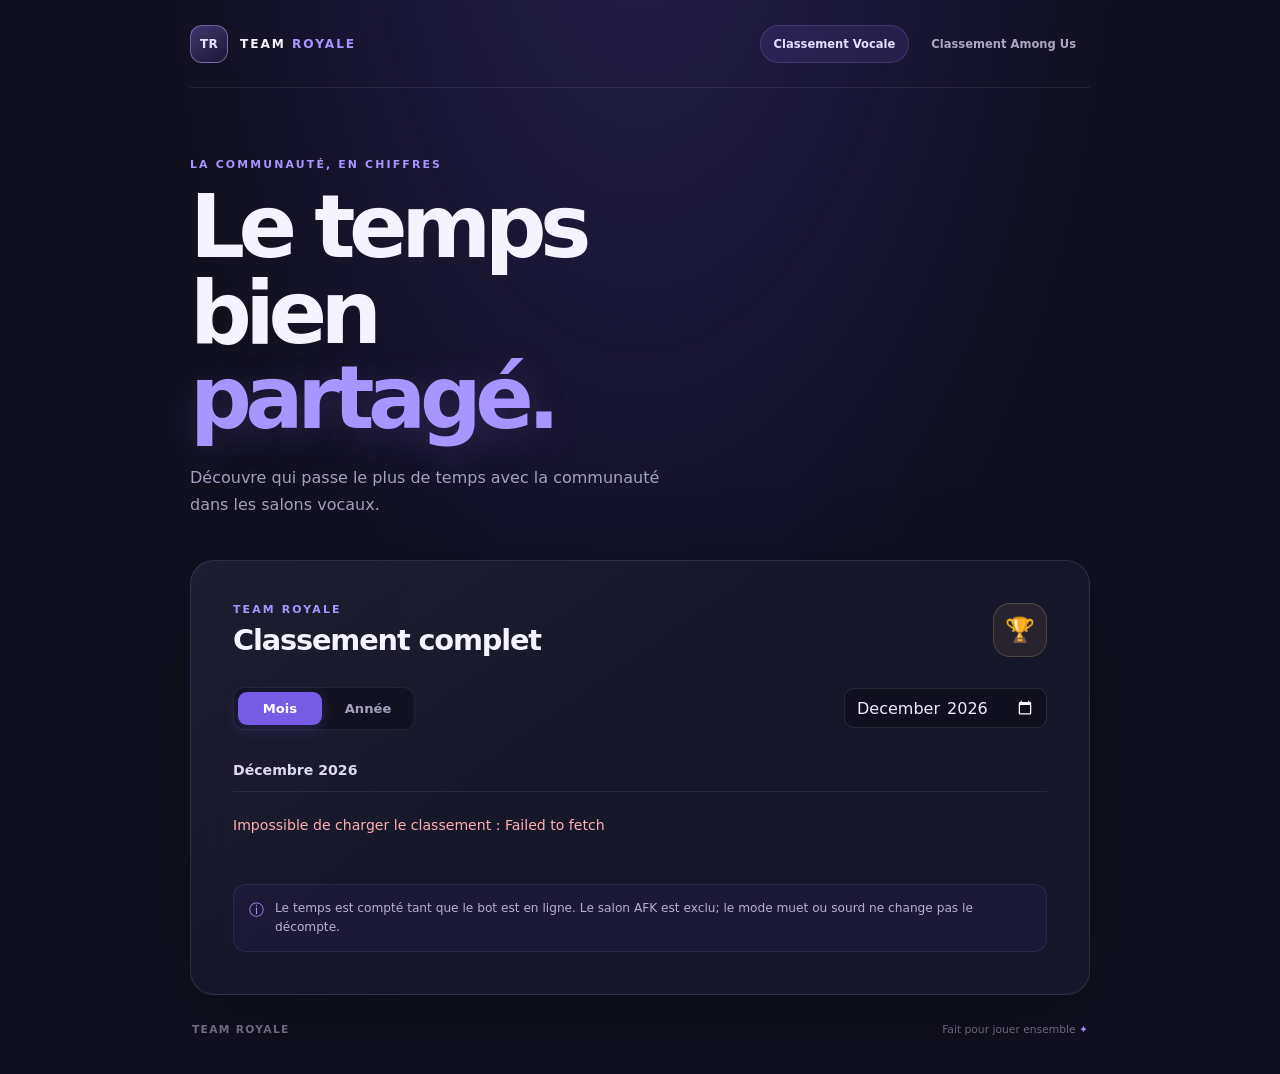
<file: index.html>
<!doctype html>
<html lang="fr">
  <head>
    <meta charset="utf-8">
    <meta name="viewport" content="width=device-width, initial-scale=1">
    <meta name="theme-color" content="#111124">
    <meta name="description" content="Classement du temps passé dans les salons vocaux de Team Royale.">
    <title>Classement vocal — Team Royale</title>
    <link rel="stylesheet" href="./style.css">
    <link rel="stylesheet" href="./among-us.css">
    <script>document.write('<script src="./config.js?v=' + Date.now() + '"><\/script>');</script>
    <script defer src="./app.js"></script>
  </head>
  <body>
    <div class="page-glow page-glow-one"></div>
    <div class="page-glow page-glow-two"></div>
    <main class="shell">
      <header class="topbar">
        <a class="brand" href="./" aria-label="Team Royale — accueil du classement">
          <span class="brand-mark">TR</span>
          <span>TEAM <strong>ROYALE</strong></span>
        </a>
        <nav class="category-nav" aria-label="Catégories de classement">
          <a class="category-link is-current" href="./" aria-current="page">Classement Vocale</a>
          <a class="category-link" href="./among-us.html">Classement Among Us</a>
        </nav>
      </header>

      <section class="hero">
        <p class="eyebrow">LA COMMUNAUTÉ, EN CHIFFRES</p>
        <h1>Le temps bien<br><span>partagé.</span></h1>
        <p class="intro">Découvre qui passe le plus de temps avec la communauté dans les salons vocaux.</p>
      </section>

      <section class="leaderboard-card" aria-labelledby="leaderboard-title">
        <div class="card-heading">
          <div>
            <p class="eyebrow">TEAM ROYALE</p>
            <h2 id="leaderboard-title">Classement complet</h2>
          </div>
          <span class="trophy" aria-hidden="true">🏆</span>
        </div>

        <div class="toolbar">
          <div class="period-switch" role="group" aria-label="Période du classement">
            <button type="button" class="period-button is-selected" data-period="month" aria-pressed="true">Mois</button>
            <button type="button" class="period-button" data-period="year" aria-pressed="false">Année</button>
          </div>
          <label class="period-input" id="month-control">
            <span class="visually-hidden">Choisir un mois</span>
            <input id="month-picker" type="month" min="2026-11">
          </label>
          <label class="period-input is-hidden" id="year-control">
            <span class="visually-hidden">Choisir une année</span>
            <input id="year-picker" type="number" min="2020" max="2100" step="1">
          </label>
        </div>

        <div class="results-heading">
          <p id="period-label">Chargement…</p>
          <p id="member-count" class="member-count"></p>
        </div>

        <p id="status" class="status" role="status" aria-live="polite">Chargement du classement…</p>
        <ol id="ranking" class="ranking-list"></ol>

        <div class="card-note">
          <span aria-hidden="true">ⓘ</span>
          <p>Le temps est compté tant que le bot est en ligne. Le salon AFK est exclu; le mode muet ou sourd ne change pas le décompte.</p>
        </div>
      </section>

      <footer class="footer">
        <span>TEAM ROYALE</span>
        <span>Fait pour jouer ensemble <span aria-hidden="true">✦</span></span>
      </footer>
    </main>
  </body>
</html>
</file>
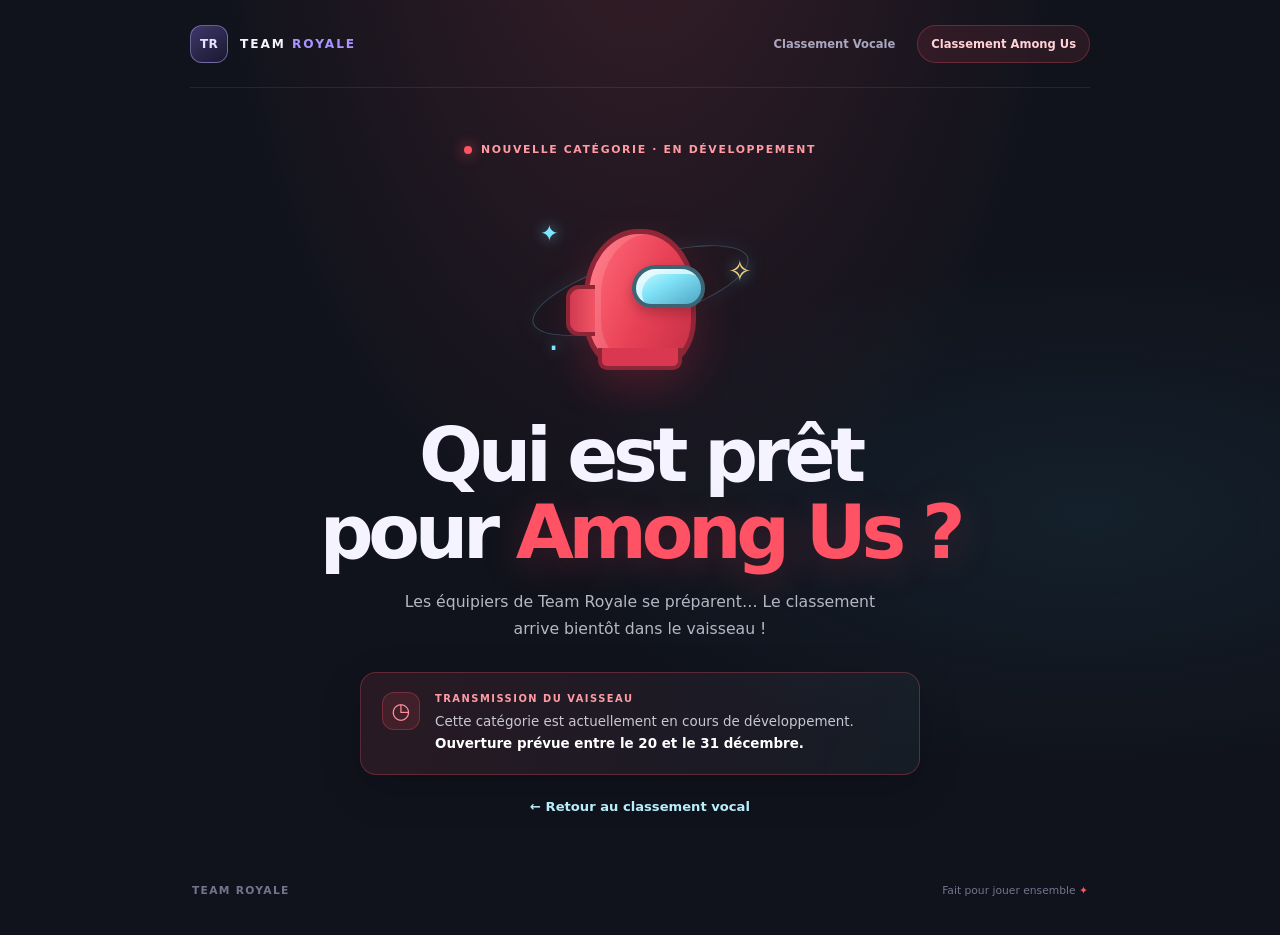
<file: among-us.html>
<!doctype html>
<html lang="fr">
  <head>
    <meta charset="utf-8">
    <meta name="viewport" content="width=device-width, initial-scale=1">
    <meta name="theme-color" content="#10131c">
    <meta name="description" content="Le classement Among Us de Team Royale arrive bientôt. En développement, ouverture prévue entre le 20 et le 31 décembre.">
    <title>Classement Among Us — bientôt disponible | Team Royale</title>
    <link rel="stylesheet" href="./style.css">
    <link rel="stylesheet" href="./among-us.css">
  </head>
  <body class="among-us-page">
    <div class="page-glow page-glow-one"></div>
    <div class="page-glow page-glow-two"></div>
    <main class="shell">
      <header class="topbar">
        <a class="brand" href="./" aria-label="Team Royale — classement vocal">
          <span class="brand-mark">TR</span>
          <span>TEAM <strong>ROYALE</strong></span>
        </a>
        <nav class="category-nav" aria-label="Catégories de classement">
          <a class="category-link" href="./">Classement Vocale</a>
          <a class="category-link is-current" href="./among-us.html" aria-current="page">Classement Among Us</a>
        </nav>
      </header>

      <section class="among-hero" aria-labelledby="among-title">
        <p class="among-kicker"><span class="signal-dot" aria-hidden="true"></span> NOUVELLE CATÉGORIE · EN DÉVELOPPEMENT</p>
        <div class="space-scene" aria-hidden="true">
          <span class="space-star star-one">✦</span>
          <span class="space-star star-two">✧</span>
          <span class="space-star star-three">·</span>
          <span class="crewmate">
            <span class="crewmate-backpack"></span>
            <span class="crewmate-visor"></span>
          </span>
          <span class="space-orbit"></span>
        </div>
        <h1 id="among-title">Qui est prêt<br>pour <span>Among Us&nbsp;?</span></h1>
        <p class="among-intro">Les équipiers de Team Royale se préparent… Le classement arrive bientôt dans le vaisseau&nbsp;!</p>

        <aside class="launch-notice" aria-label="Information sur la date d’ouverture">
          <span class="notice-icon" aria-hidden="true">◷</span>
          <div>
            <p class="notice-label">TRANSMISSION DU VAISSEAU</p>
            <p class="notice-message">Cette catégorie est actuellement en cours de développement. <strong>Ouverture prévue entre le 20 et le 31 décembre.</strong></p>
          </div>
        </aside>
        <a class="back-link" href="./">← Retour au classement vocal</a>
      </section>

      <footer class="footer">
        <span>TEAM ROYALE</span>
        <span>Fait pour jouer ensemble <span aria-hidden="true">✦</span></span>
      </footer>
    </main>
  </body>
</html>
</file>
<file: style.css>
:root {
  color-scheme: dark;
  font-family: Inter, ui-sans-serif, system-ui, -apple-system, BlinkMacSystemFont, "Segoe UI", sans-serif;
  background: #10101f;
  color: #f5f3ff;
  font-synthesis: none;
  text-rendering: optimizeLegibility;
  --muted: #a4a1bb;
  --purple: #a995ff;
  --panel: rgba(25, 24, 45, 0.88);
}

* {
  box-sizing: border-box;
}

body {
  min-width: 320px;
  min-height: 100vh;
  margin: 0;
  overflow-x: hidden;
  background:
    radial-gradient(ellipse at 50% -20%, rgba(114, 81, 255, 0.22), transparent 54%),
    #10101f;
}

button,
input {
  font: inherit;
}

.page-glow {
  position: fixed;
  z-index: -1;
  width: 28rem;
  height: 28rem;
  border-radius: 50%;
  filter: blur(110px);
  opacity: 0.2;
  pointer-events: none;
}

.page-glow-one {
  top: 16rem;
  left: -20rem;
  background: #6348ff;
}

.page-glow-two {
  top: 35rem;
  right: -20rem;
  background: #bb4fff;
}

.shell {
  width: min(100% - 40px, 900px);
  margin: 0 auto;
}

.topbar {
  display: flex;
  min-height: 88px;
  align-items: center;
  justify-content: space-between;
  border-bottom: 1px solid rgba(255, 255, 255, 0.08);
}

.brand {
  display: inline-flex;
  align-items: center;
  gap: 12px;
  color: #f5f3ff;
  font-size: 0.76rem;
  font-weight: 700;
  letter-spacing: 0.16em;
  text-decoration: none;
}

.brand strong {
  color: var(--purple);
}

.brand-mark {
  display: grid;
  width: 38px;
  height: 38px;
  place-items: center;
  border: 1px solid rgba(193, 179, 255, 0.44);
  border-radius: 12px;
  background: linear-gradient(145deg, rgba(151, 124, 255, 0.35), rgba(91, 67, 185, 0.12));
  color: #e8e0ff;
  font-size: 0.75rem;
  letter-spacing: 0.02em;
}

.live-pill {
  display: inline-flex;
  align-items: center;
  gap: 9px;
  padding: 9px 12px;
  border: 1px solid rgba(180, 161, 255, 0.17);
  border-radius: 999px;
  background: rgba(129, 103, 255, 0.08);
  color: #c9c0f7;
  font-size: 0.62rem;
  font-weight: 700;
  letter-spacing: 0.12em;
}

.live-dot {
  width: 7px;
  height: 7px;
  border-radius: 50%;
  background: #9c83ff;
  box-shadow: 0 0 12px #9c83ff;
}

.hero {
  max-width: 600px;
  padding: 70px 0 42px;
}

.eyebrow {
  margin: 0 0 14px;
  color: var(--purple);
  font-size: 0.68rem;
  font-weight: 800;
  letter-spacing: 0.2em;
}

h1 {
  margin: 0;
  font-size: clamp(3rem, 9vw, 5.4rem);
  font-weight: 800;
  letter-spacing: -0.075em;
  line-height: 0.99;
}

h1 span {
  color: #a995ff;
  text-shadow: 0 8px 40px rgba(151, 124, 255, 0.2);
}

.intro {
  max-width: 480px;
  margin: 22px 0 0;
  color: var(--muted);
  font-size: 1rem;
  line-height: 1.7;
}

.leaderboard-card {
  padding: clamp(22px, 5vw, 42px);
  border: 1px solid rgba(202, 193, 255, 0.13);
  border-radius: 24px;
  background:
    linear-gradient(145deg, rgba(255, 255, 255, 0.035), transparent 42%),
    var(--panel);
  box-shadow: 0 25px 90px rgba(0, 0, 0, 0.28);
  backdrop-filter: blur(18px);
}

.card-heading,
.toolbar,
.results-heading {
  display: flex;
  align-items: center;
  justify-content: space-between;
}

.card-heading h2 {
  margin: 0;
  font-size: clamp(1.35rem, 4vw, 1.8rem);
  letter-spacing: -0.04em;
}

.card-heading .eyebrow {
  margin-bottom: 7px;
}

.trophy {
  display: grid;
  width: 54px;
  height: 54px;
  place-items: center;
  border: 1px solid rgba(248, 207, 121, 0.19);
  border-radius: 17px;
  background: rgba(248, 207, 121, 0.08);
  font-size: 1.5rem;
}

.toolbar {
  flex-wrap: wrap;
  gap: 12px;
  margin-top: 30px;
}

.period-switch {
  display: flex;
  gap: 4px;
  padding: 4px;
  border: 1px solid rgba(255, 255, 255, 0.08);
  border-radius: 12px;
  background: rgba(7, 7, 18, 0.44);
}

.period-button {
  min-width: 84px;
  padding: 9px 14px;
  border: 0;
  border-radius: 9px;
  background: transparent;
  color: var(--muted);
  cursor: pointer;
  font-size: 0.82rem;
  font-weight: 700;
  transition: background 160ms ease, color 160ms ease;
}

.period-button:hover {
  color: #fff;
}

.period-button.is-selected {
  background: #775de5;
  color: #fff;
  box-shadow: 0 4px 14px rgba(117, 91, 226, 0.25);
}

.period-input input {
  min-height: 40px;
  padding: 8px 11px;
  border: 1px solid rgba(255, 255, 255, 0.1);
  border-radius: 10px;
  outline: none;
  background: rgba(7, 7, 18, 0.44);
  color: #eeeaff;
}

.period-input input:focus {
  border-color: rgba(169, 149, 255, 0.7);
}

.period-input.is-hidden {
  display: none;
}

.results-heading {
  gap: 12px;
  margin-top: 32px;
  padding-bottom: 13px;
  border-bottom: 1px solid rgba(255, 255, 255, 0.08);
}

.results-heading p {
  margin: 0;
  color: #ddd9f1;
  font-size: 0.88rem;
  font-weight: 700;
  text-transform: capitalize;
}

.results-heading .member-count {
  color: var(--muted);
  font-size: 0.75rem;
  font-weight: 500;
  text-transform: none;
}

.ranking-list {
  display: grid;
  gap: 10px;
  margin: 15px 0 0;
  padding: 0;
  list-style: none;
}

.rank-item {
  display: grid;
  grid-template-columns: 42px minmax(0, 1fr) auto;
  align-items: center;
  gap: 14px;
  padding: 15px;
  border: 1px solid rgba(255, 255, 255, 0.065);
  border-radius: 15px;
  background: rgba(255, 255, 255, 0.025);
  animation: rise-in 360ms ease both;
}

.rank-item.rank-1 {
  border-color: rgba(245, 204, 121, 0.23);
  background: linear-gradient(100deg, rgba(245, 204, 121, 0.085), rgba(255, 255, 255, 0.025) 65%);
}

.rank-item.rank-2 {
  border-color: rgba(193, 205, 230, 0.16);
}

.rank-item.rank-3 {
  border-color: rgba(211, 151, 111, 0.16);
}

.rank-number {
  display: grid;
  width: 38px;
  height: 38px;
  place-items: center;
  border-radius: 12px;
  background: rgba(255, 255, 255, 0.055);
  color: #c8c3dc;
  font-size: 0.8rem;
  font-weight: 800;
}

.rank-1 .rank-number {
  background: rgba(245, 204, 121, 0.15);
  color: #f5cc79;
}

.rank-2 .rank-number {
  color: #d3ddf2;
}

.rank-3 .rank-number {
  color: #e0ad88;
}

.rank-info {
  min-width: 0;
}

.rank-name {
  display: block;
  overflow: hidden;
  color: #f4f1ff;
  font-size: 0.93rem;
  font-weight: 700;
  text-overflow: ellipsis;
  white-space: nowrap;
}

.rank-meter {
  height: 4px;
  margin-top: 9px;
  overflow: hidden;
  border-radius: 99px;
  background: rgba(255, 255, 255, 0.07);
}

.rank-meter span {
  display: block;
  height: 100%;
  border-radius: inherit;
  background: linear-gradient(90deg, #7357ff, #b398ff);
}

.rank-1 .rank-meter span {
  background: linear-gradient(90deg, #c58f34, #f8d78e);
}

.rank-score {
  color: #e3dcff;
  font-size: 0.85rem;
  font-weight: 700;
  white-space: nowrap;
}

.status {
  margin: 22px 0;
  color: var(--muted);
  font-size: 0.88rem;
  line-height: 1.6;
}

.status.is-error {
  color: #ffb1b1;
}

.status.is-hidden {
  display: none;
}

.card-note {
  display: flex;
  align-items: flex-start;
  gap: 11px;
  margin-top: 26px;
  padding: 14px 15px;
  border: 1px solid rgba(169, 149, 255, 0.11);
  border-radius: 13px;
  background: rgba(126, 101, 240, 0.055);
  color: #b6b1cb;
  font-size: 0.76rem;
  line-height: 1.55;
}

.card-note > span {
  color: var(--purple);
  font-size: 0.95rem;
}

.card-note p {
  margin: 0;
}

.footer {
  display: flex;
  justify-content: space-between;
  gap: 14px;
  padding: 28px 2px 38px;
  color: #77738e;
  font-size: 0.67rem;
  font-weight: 700;
  letter-spacing: 0.12em;
}

.footer span:last-child {
  font-weight: 500;
  letter-spacing: 0;
}

.footer span span {
  color: var(--purple);
}

.visually-hidden {
  position: absolute;
  width: 1px;
  height: 1px;
  overflow: hidden;
  clip: rect(0, 0, 0, 0);
  white-space: nowrap;
  clip-path: inset(50%);
}

@keyframes rise-in {
  from {
    opacity: 0;
    transform: translateY(7px);
  }
  to {
    opacity: 1;
    transform: translateY(0);
  }
}

@media (max-width: 520px) {
  .shell {
    width: min(100% - 28px, 900px);
  }

  .topbar {
    min-height: 72px;
  }

  .brand {
    gap: 8px;
    font-size: 0.65rem;
  }

  .brand-mark {
    width: 34px;
    height: 34px;
  }

  .live-pill {
    gap: 6px;
    padding: 8px 9px;
    font-size: 0.52rem;
    letter-spacing: 0.08em;
  }

  .hero {
    padding: 56px 0 32px;
  }

  .toolbar {
    align-items: stretch;
  }

  .period-switch {
    flex: 1 0 100%;
  }

  .period-button {
    flex: 1;
  }

  .period-input {
    flex: 1;
  }

  .period-input input {
    width: 100%;
  }

  .rank-item {
    grid-template-columns: 36px minmax(0, 1fr);
    gap: 11px;
    padding: 12px;
  }

  .rank-number {
    width: 34px;
    height: 34px;
  }

  .rank-score {
    grid-column: 2;
    margin-top: -6px;
    font-size: 0.78rem;
  }

  .footer {
    font-size: 0.58rem;
  }
}
</file>
<file: among-us.css>
:root {
  --among-red: #ff5264;
  --among-cyan: #7de8ff;
}

.category-nav {
  display: flex;
  align-items: center;
  justify-content: flex-end;
  gap: 8px;
}

.category-link {
  display: inline-flex;
  min-height: 38px;
  align-items: center;
  justify-content: center;
  padding: 8px 13px;
  border: 1px solid transparent;
  border-radius: 999px;
  color: #aaa7bf;
  font-size: 0.72rem;
  font-weight: 700;
  text-decoration: none;
  transition: color 160ms ease, border-color 160ms ease, background 160ms ease;
}

.category-link:hover,
.category-link:focus-visible {
  border-color: rgba(169, 149, 255, 0.26);
  color: #fff;
}

.category-link:focus-visible,
.back-link:focus-visible {
  outline: 2px solid var(--among-cyan);
  outline-offset: 3px;
}

.category-link.is-current {
  border-color: rgba(169, 149, 255, 0.2);
  background: rgba(129, 103, 255, 0.12);
  color: #e6deff;
}

.category-link[href="./among-us.html"].is-current {
  border-color: rgba(255, 82, 100, 0.28);
  background: rgba(255, 82, 100, 0.1);
  color: #ffd2d7;
}

.among-us-page {
  background:
    radial-gradient(ellipse at 50% -18%, rgba(255, 82, 100, 0.17), transparent 48%),
    radial-gradient(ellipse at 85% 55%, rgba(63, 180, 218, 0.08), transparent 35%),
    #10131c;
}

.among-us-page .page-glow-one {
  background: #e83c52;
}

.among-us-page .page-glow-two {
  background: #29b8dc;
}

.among-hero {
  display: flex;
  min-height: min(720px, calc(100vh - 150px));
  flex-direction: column;
  align-items: center;
  justify-content: center;
  padding: 55px 0 42px;
  text-align: center;
}

.among-kicker {
  display: inline-flex;
  align-items: center;
  gap: 9px;
  margin: 0;
  color: #ff9ba5;
  font-size: 0.68rem;
  font-weight: 800;
  letter-spacing: 0.15em;
}

.signal-dot {
  width: 8px;
  height: 8px;
  border-radius: 50%;
  background: var(--among-red);
  box-shadow: 0 0 14px rgba(255, 82, 100, 0.85);
  animation: signal-pulse 1.8s ease-in-out infinite;
}

.space-scene {
  position: relative;
  display: grid;
  width: min(100%, 400px);
  height: 245px;
  place-items: center;
  margin: 12px 0 4px;
  overflow: hidden;
}

.space-orbit {
  position: absolute;
  width: 225px;
  height: 65px;
  border: 1px solid rgba(125, 232, 255, 0.25);
  border-radius: 50%;
  transform: rotate(-17deg);
  box-shadow: 0 0 26px rgba(58, 194, 225, 0.08);
}

.crewmate {
  position: relative;
  z-index: 1;
  display: block;
  width: 112px;
  height: 139px;
  margin-top: 15px;
  border: 5px solid #8e2638;
  border-radius: 48% 48% 34% 34%;
  background: linear-gradient(115deg, #ff6876 6%, #e84156 55%, #c62f47 100%);
  box-shadow: inset 12px 0 0 rgba(255, 255, 255, 0.13), 0 20px 46px rgba(235, 52, 77, 0.22);
  animation: crewmate-float 3s ease-in-out infinite;
}

.crewmate::after {
  position: absolute;
  right: 9px;
  bottom: -7px;
  left: 9px;
  height: 18px;
  border: 4px solid #8e2638;
  border-top: 0;
  border-radius: 0 0 9px 9px;
  background: #d93850;
  content: "";
}

.crewmate-backpack {
  position: absolute;
  top: 51px;
  left: -23px;
  width: 29px;
  height: 51px;
  border: 4px solid #8e2638;
  border-right: 0;
  border-radius: 13px 0 0 13px;
  background: linear-gradient(90deg, #d13a50, #f25466);
}

.crewmate-visor {
  position: absolute;
  top: 31px;
  right: -14px;
  width: 73px;
  height: 43px;
  border: 4px solid #3d6473;
  border-radius: 24px 24px 20px 20px;
  background: linear-gradient(150deg, #d9fbff 0%, #82e4f8 42%, #4fa6c4 100%);
  box-shadow: inset 6px 5px 0 rgba(255, 255, 255, 0.65), 0 5px 12px rgba(0, 0, 0, 0.22);
}

.space-star {
  position: absolute;
  color: var(--among-cyan);
  text-shadow: 0 0 14px rgba(125, 232, 255, 0.7);
}

.star-one {
  top: 52px;
  left: 25%;
  font-size: 1.4rem;
}

.star-two {
  top: 86px;
  right: 22%;
  color: #ffcf78;
  font-size: 1.8rem;
}

.star-three {
  bottom: 45px;
  left: 27%;
  font-size: 2.2rem;
}

.among-hero h1 {
  font-size: clamp(2.6rem, 8vw, 4.7rem);
  letter-spacing: -0.07em;
  line-height: 1.02;
}

.among-hero h1 span {
  color: var(--among-red);
  text-shadow: 0 8px 38px rgba(255, 68, 91, 0.22);
}

.among-intro {
  max-width: 500px;
  margin: 19px 0 0;
  color: #b6b7c5;
  font-size: 0.98rem;
  line-height: 1.7;
}

.launch-notice {
  display: flex;
  width: min(100%, 560px);
  align-items: flex-start;
  gap: 15px;
  margin-top: 29px;
  padding: 19px 21px;
  border: 1px solid rgba(255, 82, 100, 0.28);
  border-radius: 16px;
  background: linear-gradient(110deg, rgba(255, 82, 100, 0.105), rgba(125, 232, 255, 0.045));
  box-shadow: 0 14px 44px rgba(0, 0, 0, 0.16);
  text-align: left;
}

.notice-icon {
  display: grid;
  width: 38px;
  height: 38px;
  flex: 0 0 38px;
  place-items: center;
  border: 1px solid rgba(255, 82, 100, 0.28);
  border-radius: 12px;
  background: rgba(255, 82, 100, 0.12);
  color: #ff909c;
  font-size: 1.35rem;
}

.notice-label {
  margin: 1px 0 7px;
  color: #ff9ba5;
  font-size: 0.62rem;
  font-weight: 800;
  letter-spacing: 0.15em;
}

.notice-message {
  margin: 0;
  color: #c8c8d3;
  font-size: 0.84rem;
  line-height: 1.65;
}

.notice-message strong {
  color: #fff;
}

.back-link {
  margin-top: 24px;
  color: #b8eefa;
  font-size: 0.82rem;
  font-weight: 700;
  text-decoration: none;
  transition: color 160ms ease;
}

.back-link:hover {
  color: #fff;
}

.among-us-page .footer span span {
  color: var(--among-red);
}

@keyframes crewmate-float {
  0%, 100% { transform: translateY(0) rotate(-3deg); }
  50% { transform: translateY(-9px) rotate(3deg); }
}

@keyframes signal-pulse {
  0%, 100% { opacity: 1; }
  50% { opacity: 0.48; }
}

@media (max-width: 620px) {
  .topbar {
    gap: 12px;
  }

  .category-nav {
    gap: 3px;
  }

  .category-link {
    min-height: 34px;
    padding: 7px 9px;
    font-size: 0.63rem;
  }
}

@media (max-width: 430px) {
  .topbar {
    min-height: 82px;
    flex-wrap: wrap;
    justify-content: center;
    padding: 12px 0;
  }

  .brand {
    margin-right: auto;
  }

  .category-nav {
    width: 100%;
    justify-content: center;
  }

  .category-link {
    flex: 1;
    font-size: 0.68rem;
  }

  .among-hero {
    min-height: 0;
    padding: 46px 0 35px;
  }

  .among-kicker {
    font-size: 0.57rem;
    letter-spacing: 0.1em;
  }

  .space-scene {
    height: 215px;
  }

  .launch-notice {
    gap: 11px;
    padding: 16px;
  }
}

@media (prefers-reduced-motion: reduce) {
  *,
  *::before,
  *::after {
    scroll-behavior: auto !important;
    animation-duration: 0.01ms !important;
    animation-iteration-count: 1 !important;
    transition-duration: 0.01ms !important;
  }
}
</file>
